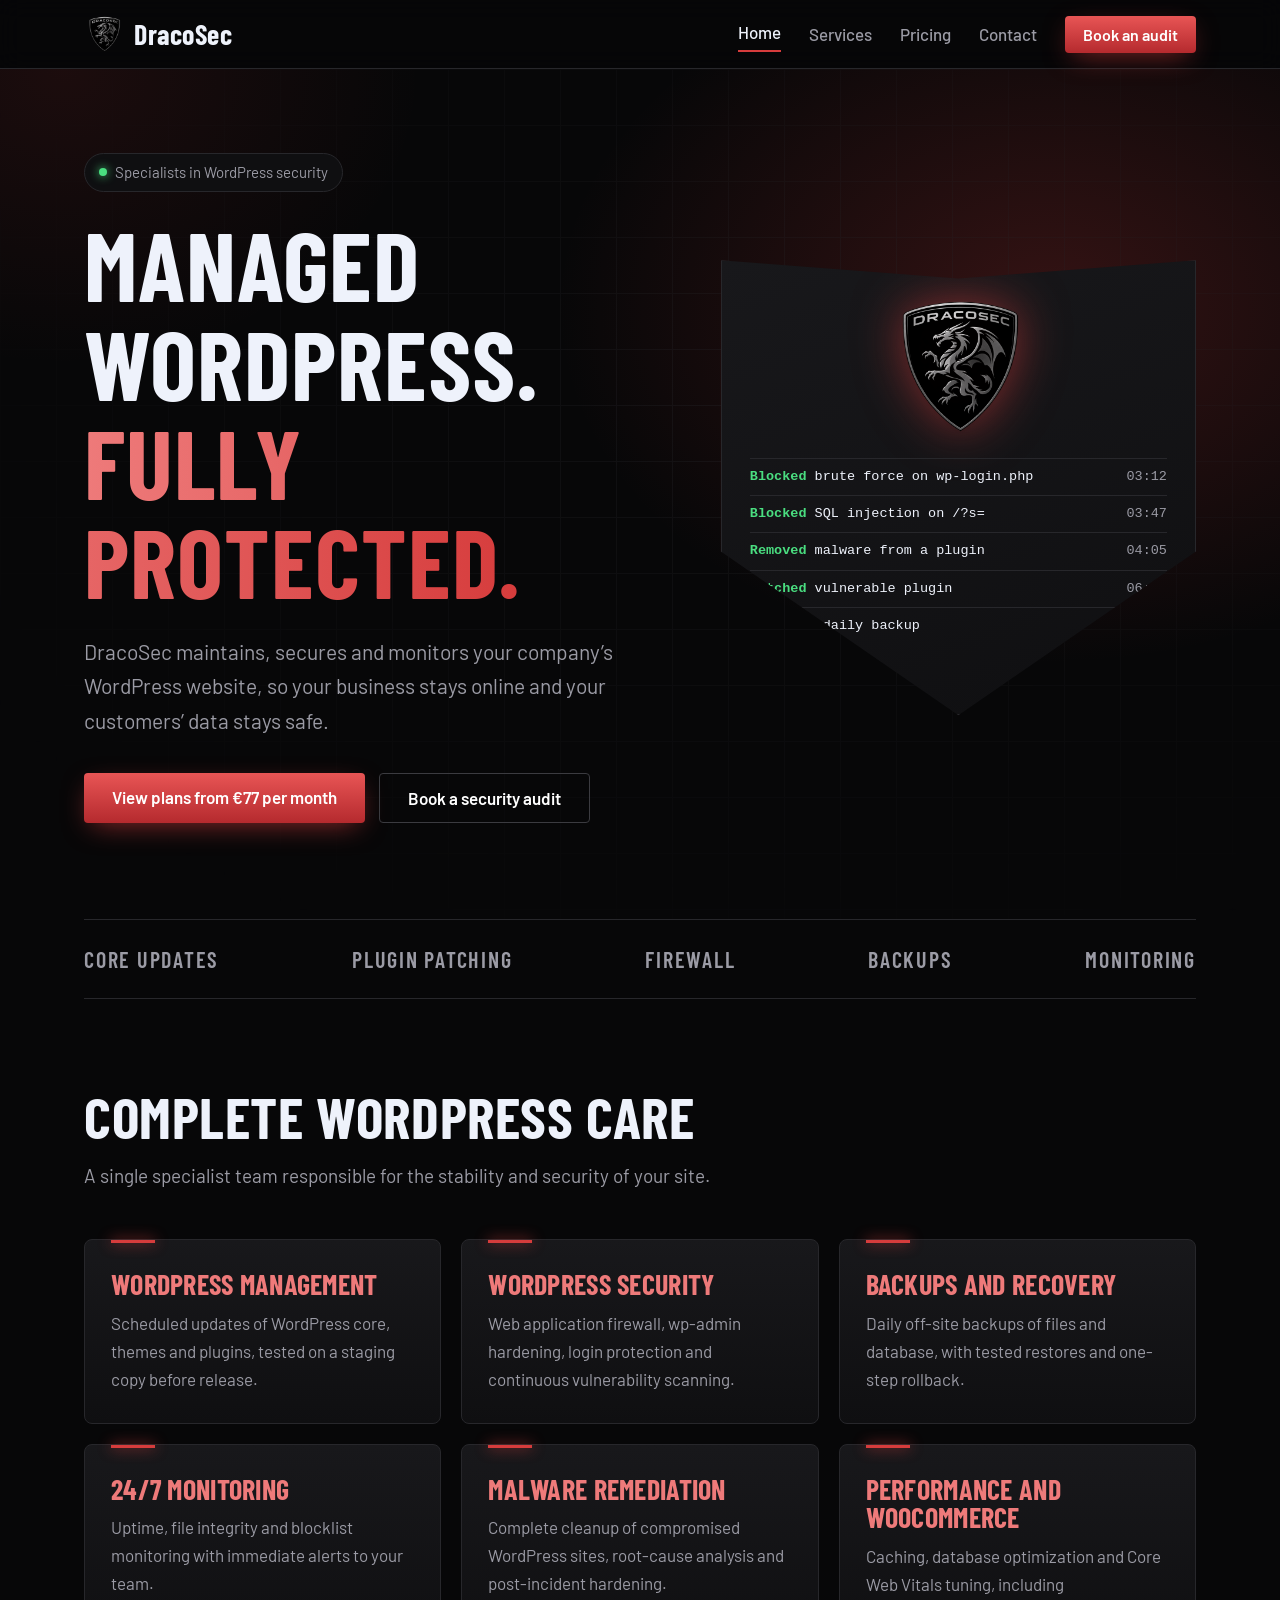
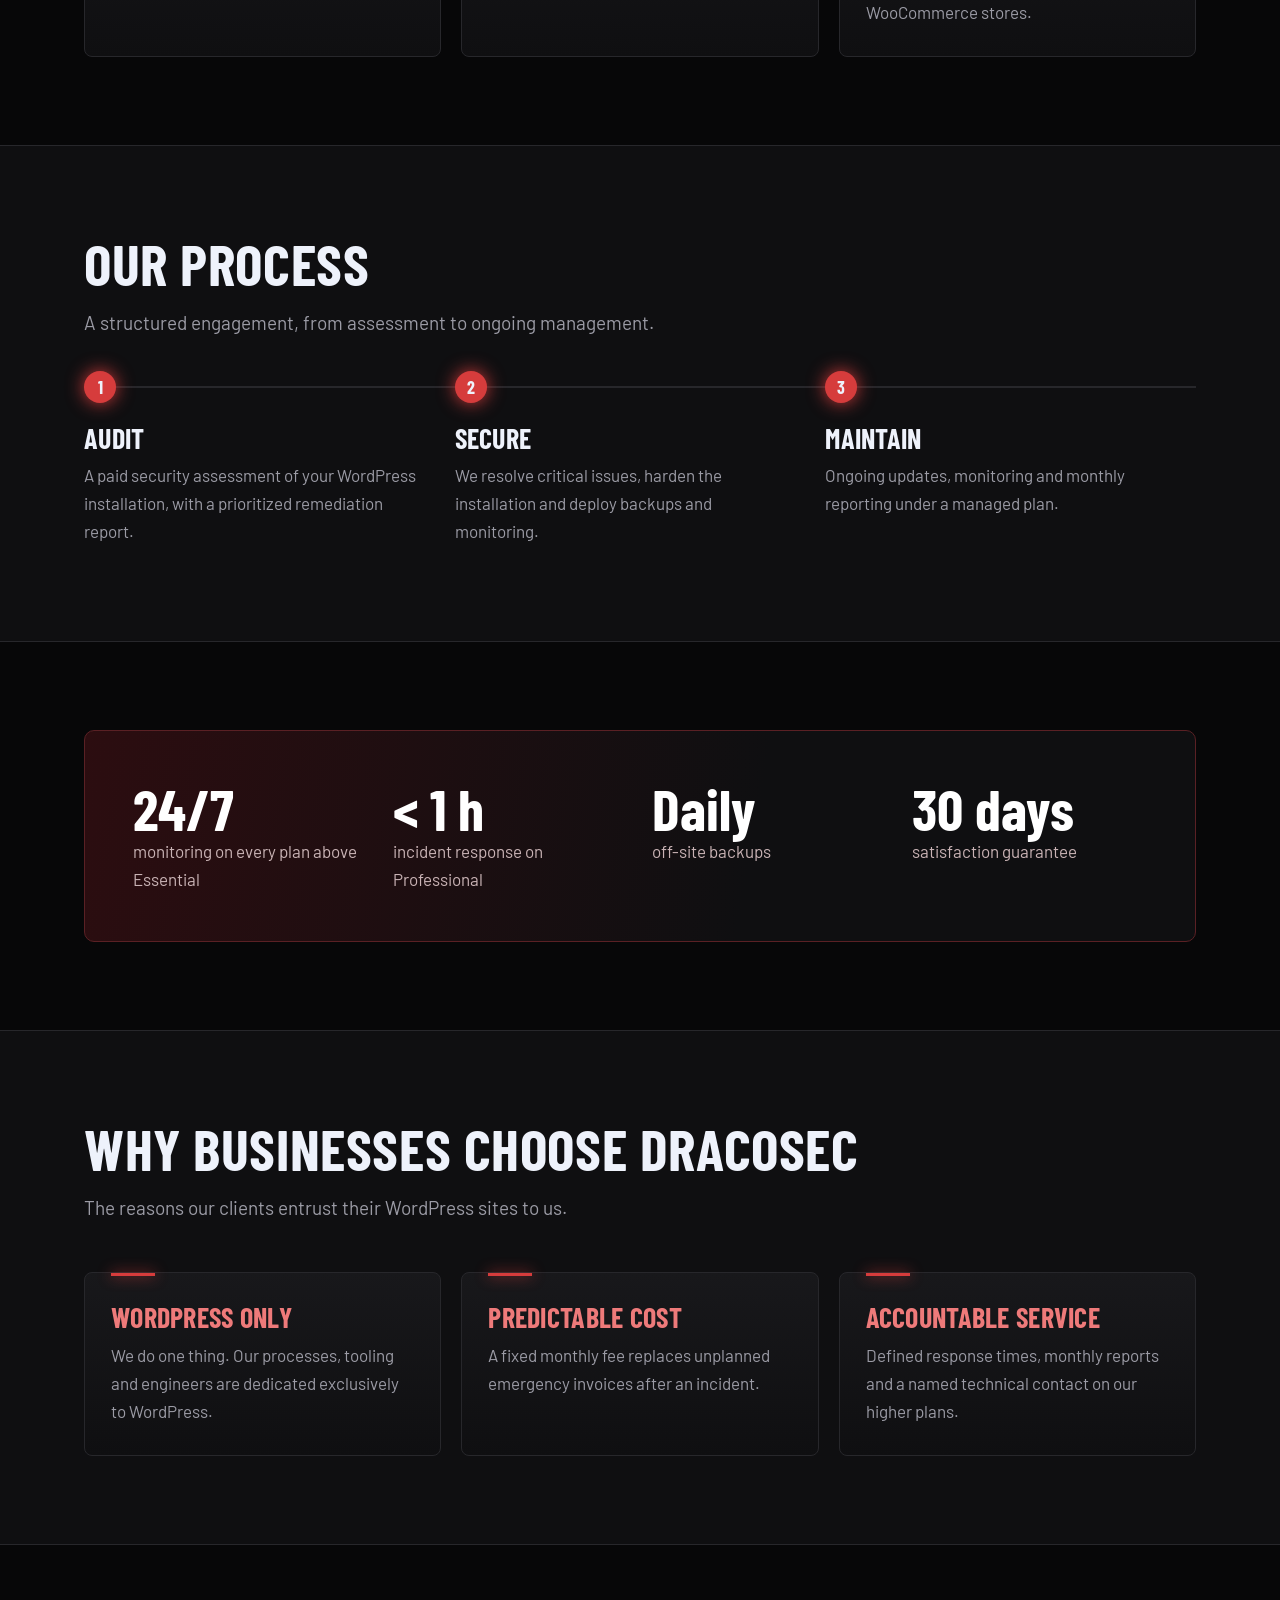
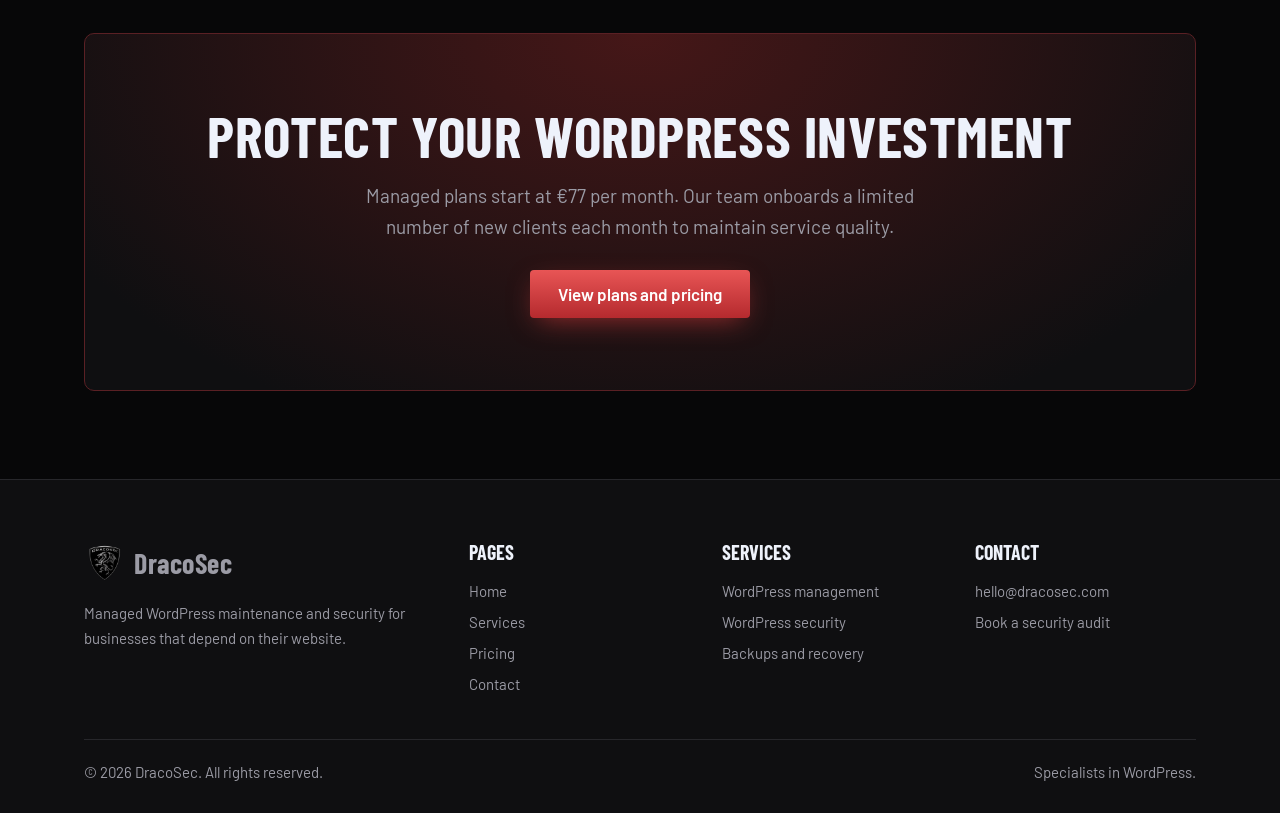
<file: index.html>
<!DOCTYPE html>
<html lang="en"><head><meta charset="utf-8"><meta name="viewport" content="width=device-width, initial-scale=1">
<title>Managed WordPress maintenance and security | DracoSec</title><meta name="description" content="DracoSec provides managed WordPress maintenance and security for businesses.">
<link rel="icon" href="assets/favicon.png"><link rel="preconnect" href="https://fonts.googleapis.com"><link href="https://fonts.googleapis.com/css2?family=Barlow+Condensed:wght@600;700&family=Barlow:wght@400;500;600&display=swap" rel="stylesheet">
<link rel="stylesheet" href="styles.css"></head><body>
<header><div class="w nav"><a class="brand" href="index.html"><img src="assets/logo.png" alt="">DracoSec</a>
<button class="tg" aria-expanded="false" aria-label="Toggle menu">Menu</button>
<nav><a href="index.html" aria-current="page">Home</a><a href="services.html">Services</a><a href="pricing.html">Pricing</a><a href="contact.html">Contact</a><a class="btn sm" href="contact.html">Book an audit</a></nav></div></header>
<main>
<div class="hero"><div class="w hg"><div><span class="pill">Specialists in WordPress security</span><h1>Managed WordPress. <em>Fully protected.</em></h1>
<p class="sub">DracoSec maintains, secures and monitors your company’s WordPress website, so your business stays online and your customers’ data stays safe.</p>
<div class="cta"><a class="btn" href="pricing.html">View plans from €77 per month</a><a class="btn o" href="contact.html">Book a security audit</a></div></div>
<div class="shield" aria-label="Example of blocked activity"><img src="assets/logo.png" alt="DracoSec logo"><ul class="feed">
<li><span><b>Blocked</b> brute force on wp-login.php</span><i>03:12</i></li><li><span><b>Blocked</b> SQL injection on /?s=</span><i>03:47</i></li><li><span><b>Removed</b> malware from a plugin</span><i>04:05</i></li><li><span><b>Patched</b> vulnerable plugin</span><i>06:30</i></li><li><span><b>Verified</b> daily backup</span><i>07:00</i></li></ul></div></div></div>
<div class="w"><div class="strip"><span>Core updates</span><span>Plugin patching</span><span>Firewall</span><span>Backups</span><span>Monitoring</span></div></div>
<section><div class="w"><h2>Complete WordPress care</h2><p class="lead">A single specialist team responsible for the stability and security of your site.</p><div class="g3"><div class="card"><h3>WordPress management</h3><p>Scheduled updates of WordPress core, themes and plugins, tested on a staging copy before release.</p></div><div class="card"><h3>WordPress security</h3><p>Web application firewall, wp-admin hardening, login protection and continuous vulnerability scanning.</p></div><div class="card"><h3>Backups and recovery</h3><p>Daily off-site backups of files and database, with tested restores and one-step rollback.</p></div><div class="card"><h3>24/7 monitoring</h3><p>Uptime, file integrity and blocklist monitoring with immediate alerts to your team.</p></div><div class="card"><h3>Malware remediation</h3><p>Complete cleanup of compromised WordPress sites, root-cause analysis and post-incident hardening.</p></div><div class="card"><h3>Performance and WooCommerce</h3><p>Caching, database optimization and Core Web Vitals tuning, including WooCommerce stores.</p></div></div></div></section>
<section class="alt"><div class="w"><h2>Our process</h2><p class="lead">A structured engagement, from assessment to ongoing management.</p><div class="steps">
<div class="step"><h3>Audit</h3><p>A paid security assessment of your WordPress installation, with a prioritized remediation report.</p></div>
<div class="step"><h3>Secure</h3><p>We resolve critical issues, harden the installation and deploy backups and monitoring.</p></div>
<div class="step"><h3>Maintain</h3><p>Ongoing updates, monitoring and monthly reporting under a managed plan.</p></div></div></div></section>
<section><div class="w"><div class="band"><div><strong>24/7</strong><span>monitoring on every plan above Essential</span></div><div><strong>&lt; 1 h</strong><span>incident response on Professional</span></div><div><strong>Daily</strong><span>off-site backups</span></div><div><strong>30 days</strong><span>satisfaction guarantee</span></div></div></div></section>
<section class="alt"><div class="w"><h2>Why businesses choose DracoSec</h2><p class="lead">The reasons our clients entrust their WordPress sites to us.</p><div class="g3">
<div class="card"><h3>WordPress only</h3><p>We do one thing. Our processes, tooling and engineers are dedicated exclusively to WordPress.</p></div>
<div class="card"><h3>Predictable cost</h3><p>A fixed monthly fee replaces unplanned emergency invoices after an incident.</p></div>
<div class="card"><h3>Accountable service</h3><p>Defined response times, monthly reports and a named technical contact on our higher plans.</p></div></div></div></section><section><div class="w"><div class="cb"><h2>Protect your WordPress investment</h2><p>Managed plans start at €77 per month. Our team onboards a limited number of new clients each month to maintain service quality.</p><a class="btn" href="pricing.html">View plans and pricing</a></div></div></section></main>
<footer><div class="w"><div class="fg"><div><a class="brand" href="index.html"><img src="assets/logo.png" alt="">DracoSec</a><p>Managed WordPress maintenance and security for businesses that depend on their website.</p></div>
<div><h4>Pages</h4><a href="index.html">Home</a><a href="services.html">Services</a><a href="pricing.html">Pricing</a><a href="contact.html">Contact</a></div><div><h4>Services</h4><a href="services.html">WordPress management</a><a href="services.html">WordPress security</a><a href="services.html">Backups and recovery</a></div><div><h4>Contact</h4><a href="mailto:hello@dracosec.com">hello@dracosec.com</a><a href="contact.html">Book a security audit</a></div></div>
<div class="copy"><span>© 2026 DracoSec. All rights reserved.</span><span>Specialists in WordPress.</span></div></div></footer>
<script src="script.js"></script></body></html>
</file>
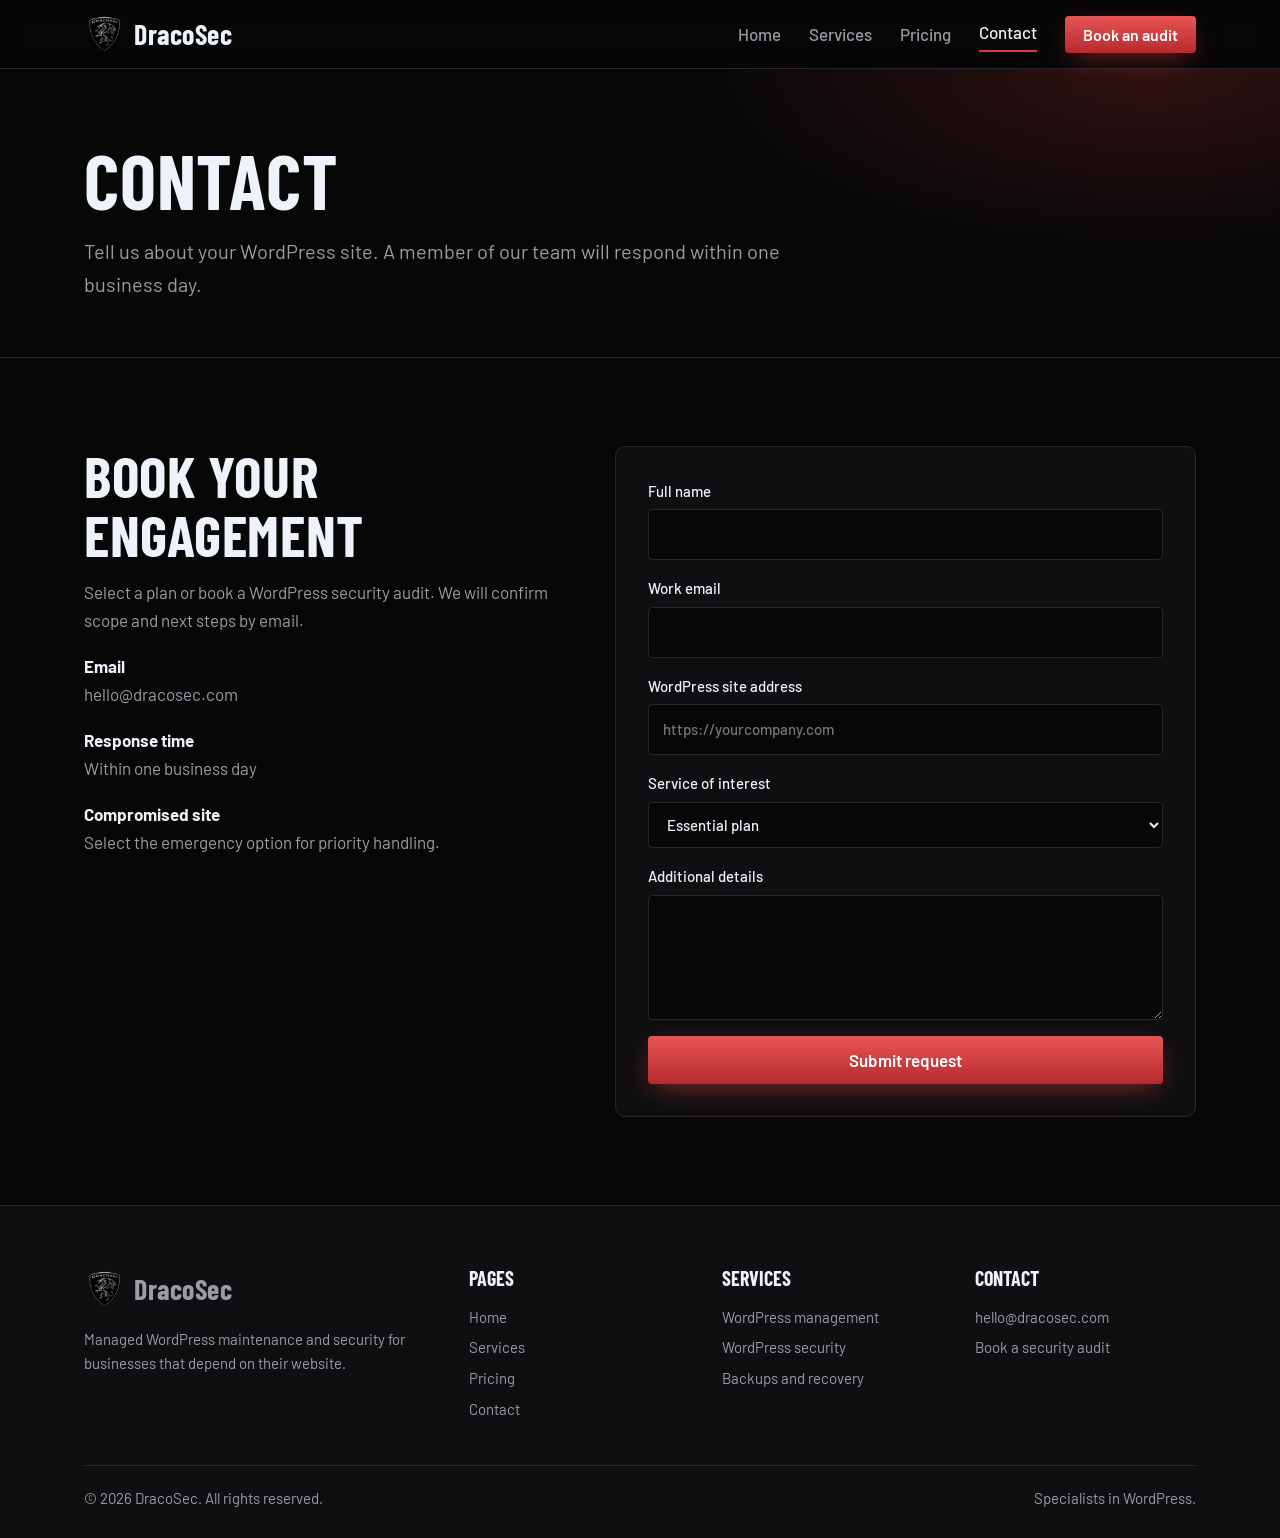
<file: contact.html>
<!DOCTYPE html>
<html lang="en"><head><meta charset="utf-8"><meta name="viewport" content="width=device-width, initial-scale=1">
<title>Contact | DracoSec</title><meta name="description" content="DracoSec provides managed WordPress maintenance and security for businesses.">
<link rel="icon" href="assets/favicon.png"><link rel="preconnect" href="https://fonts.googleapis.com"><link href="https://fonts.googleapis.com/css2?family=Barlow+Condensed:wght@600;700&family=Barlow:wght@400;500;600&display=swap" rel="stylesheet">
<link rel="stylesheet" href="styles.css"></head><body>
<header><div class="w nav"><a class="brand" href="index.html"><img src="assets/logo.png" alt="">DracoSec</a>
<button class="tg" aria-expanded="false" aria-label="Toggle menu">Menu</button>
<nav><a href="index.html">Home</a><a href="services.html">Services</a><a href="pricing.html">Pricing</a><a href="contact.html" aria-current="page">Contact</a><a class="btn sm" href="contact.html">Book an audit</a></nav></div></header>
<main><div class="page-hero"><div class="w"><h1>Contact</h1><p>Tell us about your WordPress site. A member of our team will respond within one business day.</p></div></div>
<section><div class="w ct"><div class="info"><h2>Book your engagement</h2><p>Select a plan or book a WordPress security audit. We will confirm scope and next steps by email.</p><p><b>Email</b>hello@dracosec.com</p><p><b>Response time</b>Within one business day</p><p><b>Compromised site</b>Select the emergency option for priority handling.</p></div>
<form id="f"><label>Full name<input name="n" required autocomplete="name"></label><label>Work email<input type="email" name="e" required autocomplete="email"></label><label>WordPress site address<input name="u" placeholder="https://yourcompany.com" required></label>
<label>Service of interest<select name="s"><option>Essential plan</option><option>Professional plan</option><option>Business plan</option><option>WordPress Security Audit</option><option>Emergency malware remediation</option></select></label>
<label>Additional details<textarea name="m" rows="4"></textarea></label><button class="btn" type="submit">Submit request</button><span id="ok" role="status">Request received. We will respond within one business day.</span></form></div></section></main>
<footer><div class="w"><div class="fg"><div><a class="brand" href="index.html"><img src="assets/logo.png" alt="">DracoSec</a><p>Managed WordPress maintenance and security for businesses that depend on their website.</p></div>
<div><h4>Pages</h4><a href="index.html">Home</a><a href="services.html">Services</a><a href="pricing.html">Pricing</a><a href="contact.html">Contact</a></div><div><h4>Services</h4><a href="services.html">WordPress management</a><a href="services.html">WordPress security</a><a href="services.html">Backups and recovery</a></div><div><h4>Contact</h4><a href="mailto:hello@dracosec.com">hello@dracosec.com</a><a href="contact.html">Book a security audit</a></div></div>
<div class="copy"><span>© 2026 DracoSec. All rights reserved.</span><span>Specialists in WordPress.</span></div></div></footer>
<script src="script.js"></script></body></html>
</file>
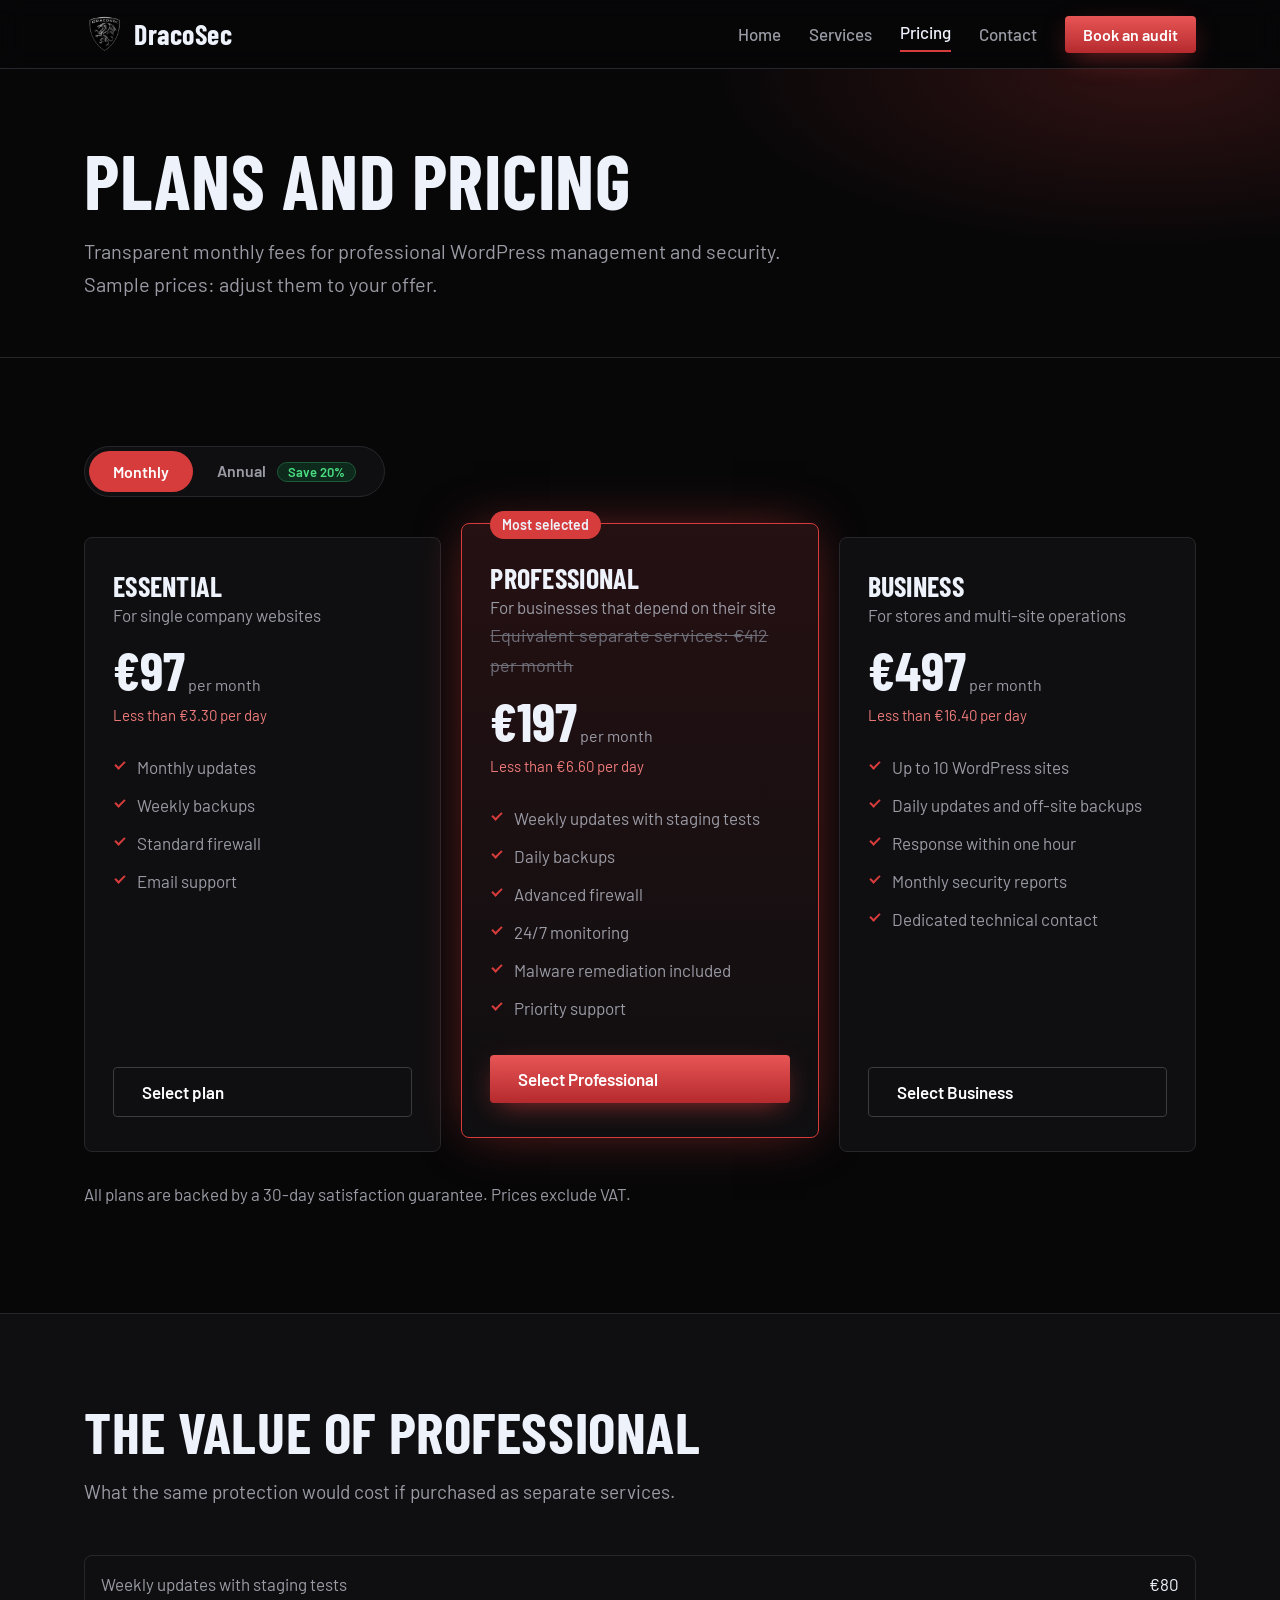
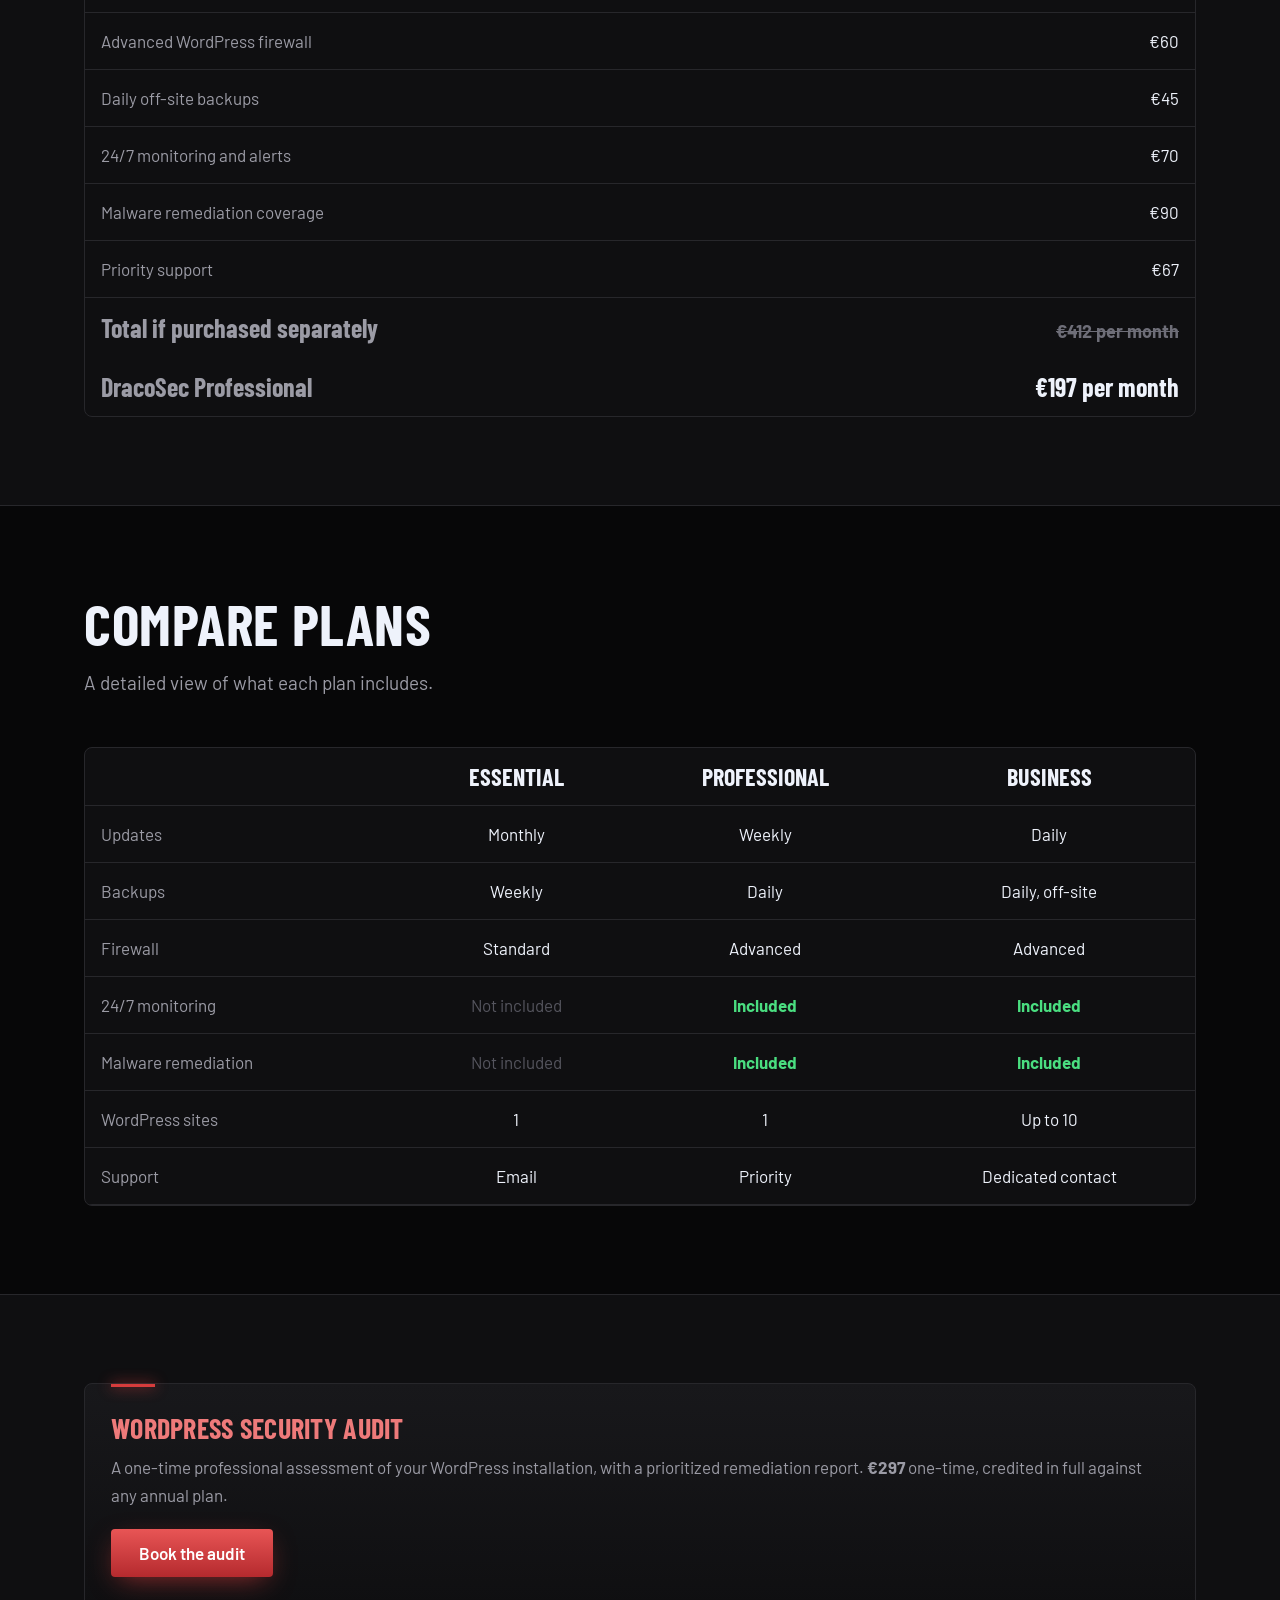
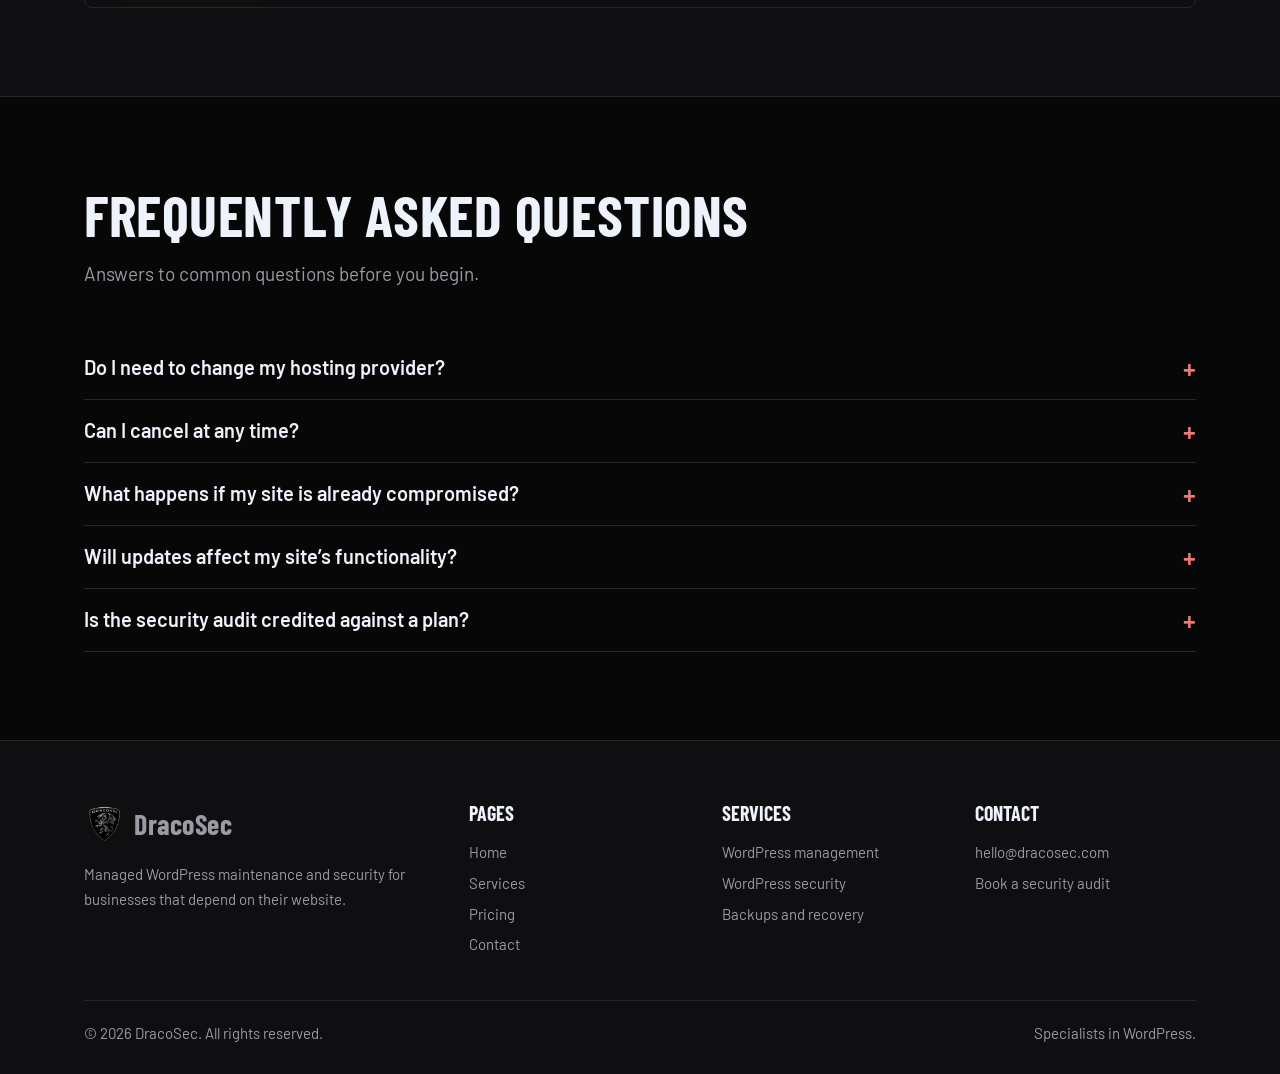
<file: pricing.html>
<!DOCTYPE html>
<html lang="en"><head><meta charset="utf-8"><meta name="viewport" content="width=device-width, initial-scale=1">
<title>Pricing | DracoSec</title><meta name="description" content="DracoSec provides managed WordPress maintenance and security for businesses.">
<link rel="icon" href="assets/favicon.png"><link rel="preconnect" href="https://fonts.googleapis.com"><link href="https://fonts.googleapis.com/css2?family=Barlow+Condensed:wght@600;700&family=Barlow:wght@400;500;600&display=swap" rel="stylesheet">
<link rel="stylesheet" href="styles.css"></head><body>
<header><div class="w nav"><a class="brand" href="index.html"><img src="assets/logo.png" alt="">DracoSec</a>
<button class="tg" aria-expanded="false" aria-label="Toggle menu">Menu</button>
<nav><a href="index.html">Home</a><a href="services.html">Services</a><a href="pricing.html" aria-current="page">Pricing</a><a href="contact.html">Contact</a><a class="btn sm" href="contact.html">Book an audit</a></nav></div></header>
<main><div class="page-hero"><div class="w"><h1>Plans and pricing</h1><p>Transparent monthly fees for professional WordPress management and security. Sample prices: adjust them to your offer.</p></div></div>
<section><div class="w"><div class="tgl" role="group" aria-label="Billing period"><button class="on" data-m="m">Monthly</button><button data-m="a">Annual <span class="save">Save 20%</span></button></div><div class="g3"><div class="plan"><h3>Essential</h3><span style="color:var(--mu)">For single company websites</span><div class="price"><span data-m="x" data-mo="€97" data-a="€77">€97</span><small> per month</small></div><p class="pd"><span data-m="x" data-mo="Less than €3.30 per day" data-a="Less than €2.60 per day, billed annually">Less than €3.30 per day</span></p><ul><li>Monthly updates</li><li>Weekly backups</li><li>Standard firewall</li><li>Email support</li></ul><a class="btn o" href="contact.html">Select plan</a></div><div class="plan hot"><span class=tag>Most selected</span><h3>Professional</h3><span style="color:var(--mu)">For businesses that depend on their site</span><span class="was">Equivalent separate services: €412 per month</span><div class="price"><span data-m="x" data-mo="€197" data-a="€157">€197</span><small> per month</small></div><p class="pd"><span data-m="x" data-mo="Less than €6.60 per day" data-a="Less than €5.20 per day, billed annually">Less than €6.60 per day</span></p><ul><li>Weekly updates with staging tests</li><li>Daily backups</li><li>Advanced firewall</li><li>24/7 monitoring</li><li>Malware remediation included</li><li>Priority support</li></ul><a class="btn" href="contact.html">Select Professional</a></div><div class="plan"><h3>Business</h3><span style="color:var(--mu)">For stores and multi-site operations</span><div class="price"><span data-m="x" data-mo="€497" data-a="€397">€497</span><small> per month</small></div><p class="pd"><span data-m="x" data-mo="Less than €16.40 per day" data-a="Less than €13.10 per day, billed annually">Less than €16.40 per day</span></p><ul><li>Up to 10 WordPress sites</li><li>Daily updates and off-site backups</li><li>Response within one hour</li><li>Monthly security reports</li><li>Dedicated technical contact</li></ul><a class="btn o" href="contact.html">Select Business</a></div></div><p style="color:var(--mu);margin-top:28px">All plans are backed by a 30-day satisfaction guarantee. Prices exclude VAT.</p></div></section>
<section class="alt"><div class="w"><h2>The value of Professional</h2><p class="lead">What the same protection would cost if purchased as separate services.</p><div class="scroll"><table class="vs"><tr><td>Weekly updates with staging tests</td><td>€80</td></tr><tr><td>Advanced WordPress firewall</td><td>€60</td></tr><tr><td>Daily off-site backups</td><td>€45</td></tr><tr><td>24/7 monitoring and alerts</td><td>€70</td></tr><tr><td>Malware remediation coverage</td><td>€90</td></tr><tr><td>Priority support</td><td>€67</td></tr><tr class="tot"><td>Total if purchased separately</td><td><span class="was">€412 per month</span></td></tr><tr class="tot"><td>DracoSec Professional</td><td>€197 per month</td></tr></table></div></div></section>
<section><div class="w"><h2>Compare plans</h2><p class="lead">A detailed view of what each plan includes.</p><div class="scroll"><table><tr><th></th><th>Essential</th><th>Professional</th><th>Business</th></tr><tr><td>Updates</td><td class="">Monthly</td><td class="">Weekly</td><td class="">Daily</td></tr><tr><td>Backups</td><td class="">Weekly</td><td class="">Daily</td><td class="">Daily, off-site</td></tr><tr><td>Firewall</td><td class="">Standard</td><td class="">Advanced</td><td class="">Advanced</td></tr><tr><td>24/7 monitoring</td><td class="n">Not included</td><td class="y">Included</td><td class="y">Included</td></tr><tr><td>Malware remediation</td><td class="n">Not included</td><td class="y">Included</td><td class="y">Included</td></tr><tr><td>WordPress sites</td><td class="">1</td><td class="">1</td><td class="">Up to 10</td></tr><tr><td>Support</td><td class="">Email</td><td class="">Priority</td><td class="">Dedicated contact</td></tr></table></div></div></section>
<section class="alt"><div class="w"><div class="card"><h3>WordPress Security Audit</h3><p>A one-time professional assessment of your WordPress installation, with a prioritized remediation report. <b class="k">€297</b> one-time, credited in full against any annual plan.</p><p style="margin-top:20px"><a class="btn" href="contact.html">Book the audit</a></p></div></div></section>
<section><div class="w"><h2>Frequently asked questions</h2><p class="lead">Answers to common questions before you begin.</p><details><summary>Do I need to change my hosting provider?</summary><p>No. We work with your current host and recommend a migration only when it is technically justified.</p></details><details><summary>Can I cancel at any time?</summary><p>Monthly plans can be cancelled with 30 days’ notice. Annual plans are covered by our 30-day satisfaction guarantee.</p></details><details><summary>What happens if my site is already compromised?</summary><p>We begin with a malware remediation engagement, then transition your site to the plan that fits your needs.</p></details><details><summary>Will updates affect my site’s functionality?</summary><p>Every update is tested on a staging copy first, and a rollback point is always available.</p></details><details><summary>Is the security audit credited against a plan?</summary><p>Yes. The audit fee is deducted from your first annual plan invoice.</p></details></div></section></main>
<footer><div class="w"><div class="fg"><div><a class="brand" href="index.html"><img src="assets/logo.png" alt="">DracoSec</a><p>Managed WordPress maintenance and security for businesses that depend on their website.</p></div>
<div><h4>Pages</h4><a href="index.html">Home</a><a href="services.html">Services</a><a href="pricing.html">Pricing</a><a href="contact.html">Contact</a></div><div><h4>Services</h4><a href="services.html">WordPress management</a><a href="services.html">WordPress security</a><a href="services.html">Backups and recovery</a></div><div><h4>Contact</h4><a href="mailto:hello@dracosec.com">hello@dracosec.com</a><a href="contact.html">Book a security audit</a></div></div>
<div class="copy"><span>© 2026 DracoSec. All rights reserved.</span><span>Specialists in WordPress.</span></div></div></footer>
<script src="script.js"></script></body></html>
</file>
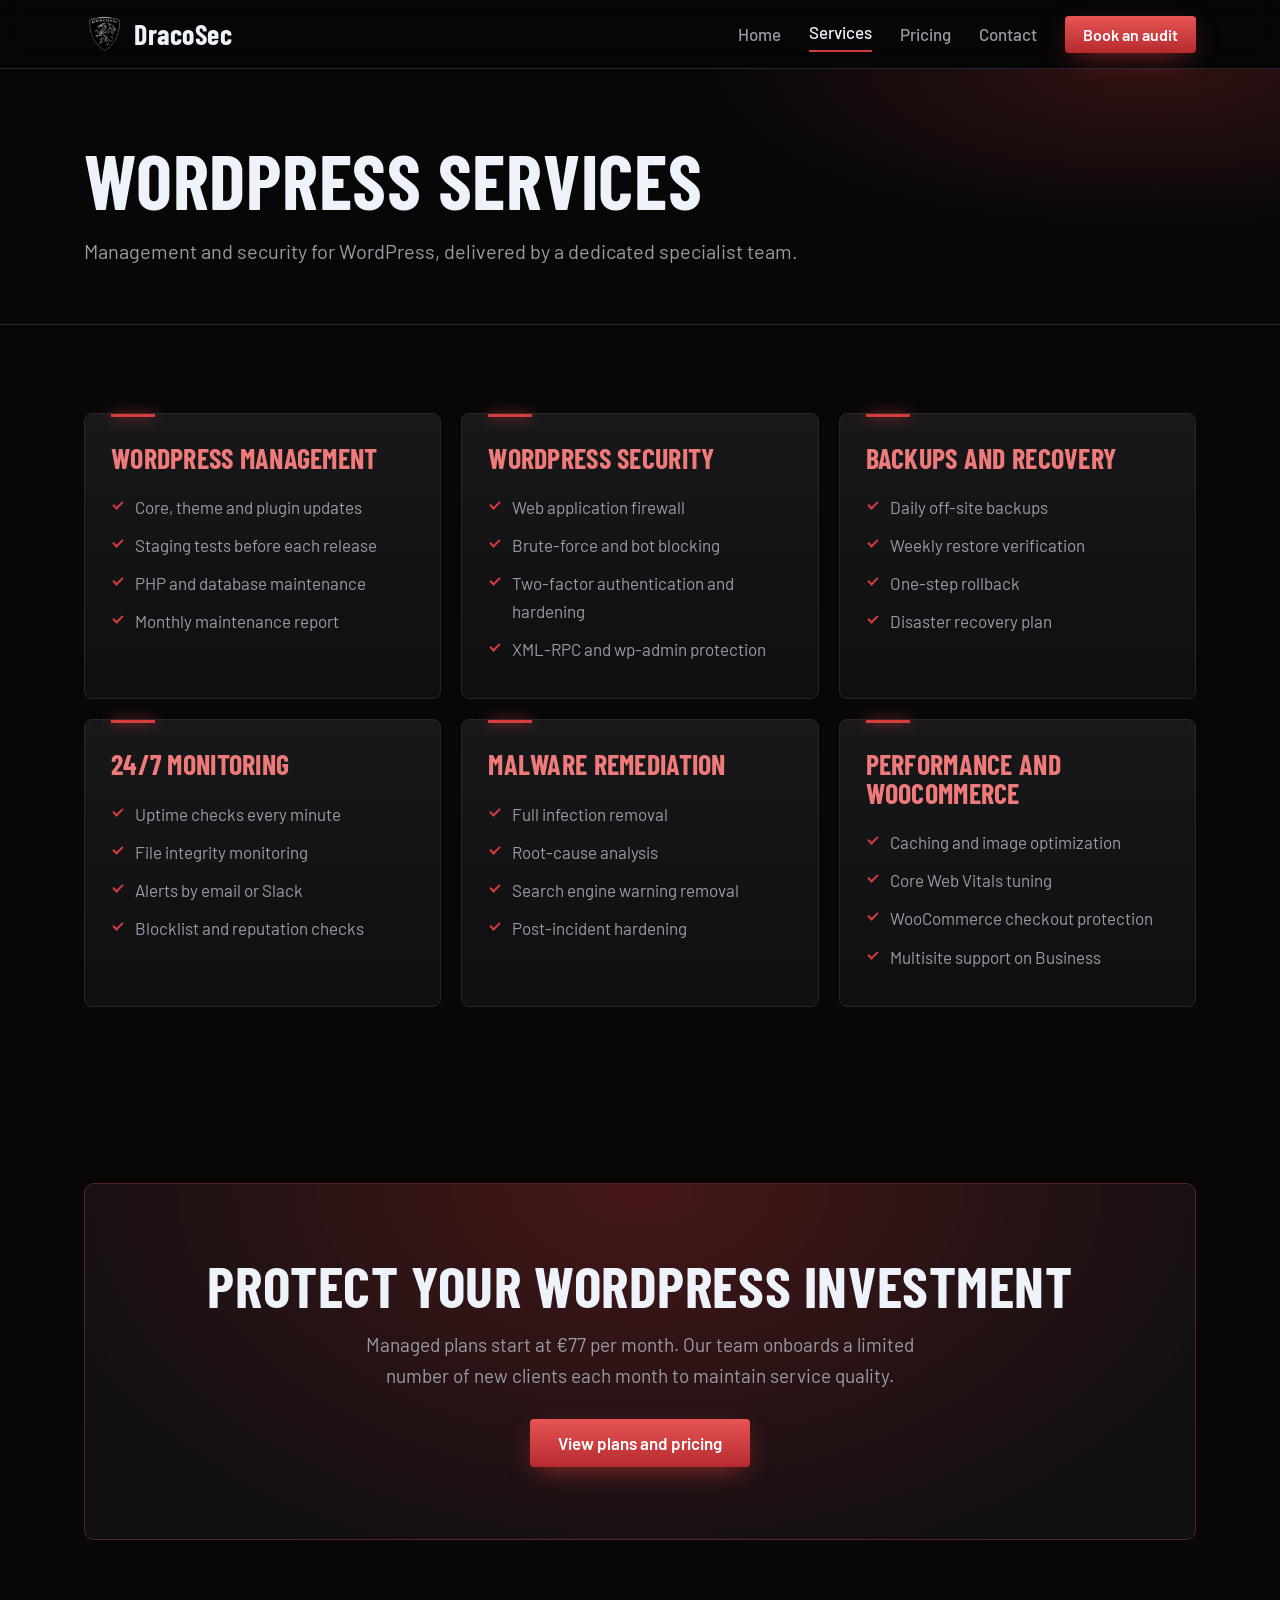
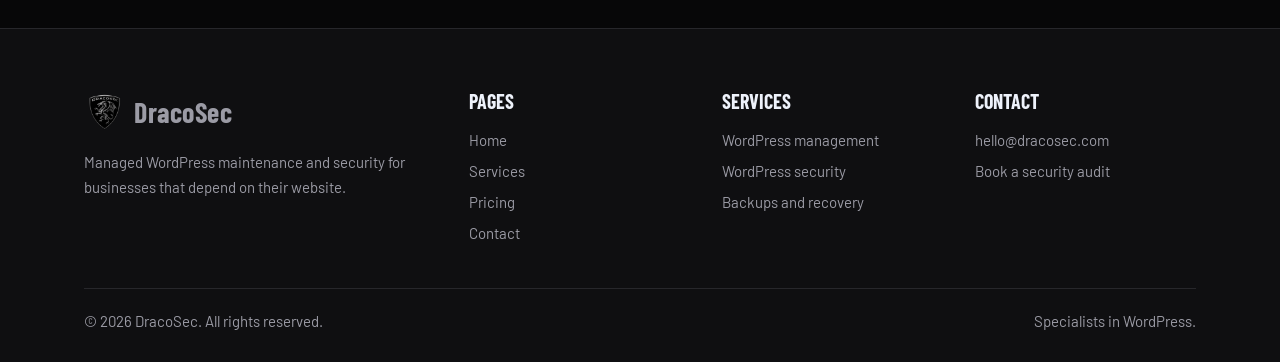
<file: services.html>
<!DOCTYPE html>
<html lang="en"><head><meta charset="utf-8"><meta name="viewport" content="width=device-width, initial-scale=1">
<title>Services | DracoSec</title><meta name="description" content="DracoSec provides managed WordPress maintenance and security for businesses.">
<link rel="icon" href="assets/favicon.png"><link rel="preconnect" href="https://fonts.googleapis.com"><link href="https://fonts.googleapis.com/css2?family=Barlow+Condensed:wght@600;700&family=Barlow:wght@400;500;600&display=swap" rel="stylesheet">
<link rel="stylesheet" href="styles.css"></head><body>
<header><div class="w nav"><a class="brand" href="index.html"><img src="assets/logo.png" alt="">DracoSec</a>
<button class="tg" aria-expanded="false" aria-label="Toggle menu">Menu</button>
<nav><a href="index.html">Home</a><a href="services.html" aria-current="page">Services</a><a href="pricing.html">Pricing</a><a href="contact.html">Contact</a><a class="btn sm" href="contact.html">Book an audit</a></nav></div></header>
<main><div class="page-hero"><div class="w"><h1>WordPress services</h1><p>Management and security for WordPress, delivered by a dedicated specialist team.</p></div></div>
<section><div class="w"><div class="g3"><div class="card"><h3>WordPress management</h3><ul><li>Core, theme and plugin updates</li><li>Staging tests before each release</li><li>PHP and database maintenance</li><li>Monthly maintenance report</li></ul></div><div class="card"><h3>WordPress security</h3><ul><li>Web application firewall</li><li>Brute-force and bot blocking</li><li>Two-factor authentication and hardening</li><li>XML-RPC and wp-admin protection</li></ul></div><div class="card"><h3>Backups and recovery</h3><ul><li>Daily off-site backups</li><li>Weekly restore verification</li><li>One-step rollback</li><li>Disaster recovery plan</li></ul></div><div class="card"><h3>24/7 monitoring</h3><ul><li>Uptime checks every minute</li><li>File integrity monitoring</li><li>Alerts by email or Slack</li><li>Blocklist and reputation checks</li></ul></div><div class="card"><h3>Malware remediation</h3><ul><li>Full infection removal</li><li>Root-cause analysis</li><li>Search engine warning removal</li><li>Post-incident hardening</li></ul></div><div class="card"><h3>Performance and WooCommerce</h3><ul><li>Caching and image optimization</li><li>Core Web Vitals tuning</li><li>WooCommerce checkout protection</li><li>Multisite support on Business</li></ul></div></div></div></section><section><div class="w"><div class="cb"><h2>Protect your WordPress investment</h2><p>Managed plans start at €77 per month. Our team onboards a limited number of new clients each month to maintain service quality.</p><a class="btn" href="pricing.html">View plans and pricing</a></div></div></section></main>
<footer><div class="w"><div class="fg"><div><a class="brand" href="index.html"><img src="assets/logo.png" alt="">DracoSec</a><p>Managed WordPress maintenance and security for businesses that depend on their website.</p></div>
<div><h4>Pages</h4><a href="index.html">Home</a><a href="services.html">Services</a><a href="pricing.html">Pricing</a><a href="contact.html">Contact</a></div><div><h4>Services</h4><a href="services.html">WordPress management</a><a href="services.html">WordPress security</a><a href="services.html">Backups and recovery</a></div><div><h4>Contact</h4><a href="mailto:hello@dracosec.com">hello@dracosec.com</a><a href="contact.html">Book a security audit</a></div></div>
<div class="copy"><span>© 2026 DracoSec. All rights reserved.</span><span>Specialists in WordPress.</span></div></div></footer>
<script src="script.js"></script></body></html>
</file>
<file: styles.css>
:root{--bg:#070708;--s:#0f0f11;--s2:#18181b;--tx:#eef2fb;--mu:#9b9ba5;--ln:#27272b;--ac:#d63c3c;--ac2:#ee7a7a;--ok:#4ade80;color-scheme:dark}
*,*::before,*::after{box-sizing:border-box}
html{scroll-behavior:smooth;scroll-padding-top:80px}
body{margin:0;background:var(--bg);color:var(--tx);font:400 17px/1.65 Barlow,system-ui,sans-serif}
h1,h2,h3{font-family:"Barlow Condensed","Arial Narrow",sans-serif;line-height:1.02;margin:0;text-transform:uppercase;letter-spacing:.01em}
a{color:inherit}img{max-width:100%}
.w{max-width:1160px;margin:0 auto;padding:0 24px}
:focus-visible{outline:2px solid var(--ac2);outline-offset:3px}
/* header */
header{position:sticky;top:0;z-index:20;background:rgba(7,7,8,.85);backdrop-filter:blur(12px);border-bottom:1px solid var(--ln)}
.nav{display:flex;align-items:center;justify-content:space-between;height:68px}
.brand{display:flex;align-items:center;gap:10px;text-decoration:none;font:700 28px "Barlow Condensed",sans-serif;letter-spacing:.02em}
.brand img{width:40px;height:40px}
nav{display:flex;align-items:center;gap:28px}
nav a:not(.btn){text-decoration:none;color:var(--mu);font-weight:500}
nav a:not(.btn):hover,nav a[aria-current]{color:var(--tx)}
nav a[aria-current]{box-shadow:0 2px 0 var(--ac);padding-bottom:4px}
.tg{display:none;background:none;border:1px solid var(--ln);color:var(--tx);border-radius:4px;padding:8px 12px;font:inherit;cursor:pointer}
.btn{display:inline-block;background:linear-gradient(180deg,#e85555,#b52a2e);color:#fff;padding:14px 28px;border-radius:4px;font-weight:600;text-decoration:none;border:0;cursor:pointer;font:600 17px Barlow,sans-serif;box-shadow:0 8px 28px -8px rgba(214,60,60,.7);transition:transform .15s,box-shadow .15s}
.btn:hover{transform:translateY(-2px);box-shadow:0 12px 32px -8px rgba(214,60,60,.9)}
.btn.o{background:none;border:1px solid #3b3b40;box-shadow:none}.btn.o:hover{border-color:var(--ac)}
.btn.sm{padding:9px 18px;font-size:16px}
/* hero */
.hero{position:relative;overflow:hidden;padding:84px 0 96px;background:radial-gradient(55% 60% at 82% 28%,rgba(214,60,60,.22),transparent 70%),radial-gradient(40% 50% at 5% 0,rgba(214,60,60,.1),transparent 70%)}
.hero::before{content:"";position:absolute;inset:0;background-image:linear-gradient(var(--ln) 1px,transparent 1px),linear-gradient(90deg,var(--ln) 1px,transparent 1px);background-size:56px 56px;opacity:.35;mask-image:radial-gradient(70% 70% at 60% 40%,#000,transparent)}
.hg{position:relative;display:grid;grid-template-columns:1.1fr .9fr;gap:56px;align-items:center}
h1{font-size:clamp(52px,7.6vw,100px);font-weight:700}
h1 em{font-style:normal;background:linear-gradient(90deg,var(--ac2),var(--ac));-webkit-background-clip:text;background-clip:text;color:transparent}
.hero p.sub{color:var(--mu);font-size:21px;max-width:33em;margin:24px 0 34px}
.cta{display:flex;gap:14px;flex-wrap:wrap}
.pill{display:inline-flex;align-items:center;gap:8px;border:1px solid var(--ln);background:var(--s);padding:6px 14px;border-radius:99px;color:var(--mu);font-size:15px;margin-bottom:22px}
.pill::before{content:"";width:8px;height:8px;border-radius:50%;background:var(--ok);box-shadow:0 0 10px var(--ok)}
.shield{position:relative;background:linear-gradient(160deg,var(--s2),var(--s));border:1px solid var(--ln);padding:30px 28px 70px;clip-path:polygon(0 0,50% 4%,100% 0,100% 64%,50% 100%,0 64%);filter:drop-shadow(0 30px 60px rgba(214,60,60,.3))}
.shield img{display:block;width:150px;margin:0 auto 16px;filter:drop-shadow(0 0 24px rgba(214,60,60,.6))}
.feed{font:500 13.5px/1.5 ui-monospace,Menlo,Consolas,monospace;list-style:none;margin:0;padding:0}
.feed li{display:flex;justify-content:space-between;gap:10px;padding:8px 0;border-top:1px solid var(--ln);opacity:0;animation:in .5s forwards}
.feed b{color:var(--ok);font-weight:600}.feed i{font-style:normal;color:var(--mu)}
.feed li:nth-child(1){animation-delay:.4s}.feed li:nth-child(2){animation-delay:1.1s}.feed li:nth-child(3){animation-delay:1.8s}.feed li:nth-child(4){animation-delay:2.5s}.feed li:nth-child(5){animation-delay:3.2s}
@keyframes in{from{opacity:0;transform:translateY(6px)}to{opacity:1;transform:none}}
.page-hero{padding:72px 0 56px;background:radial-gradient(50% 90% at 90% 0,rgba(214,60,60,.2),transparent 70%);border-bottom:1px solid var(--ln)}
.page-hero h1{font-size:clamp(44px,6vw,76px)}.page-hero p{color:var(--mu);font-size:20px;max-width:36em;margin:16px 0 0}
/* sections */
section{padding:88px 0}.alt{background:var(--s);border-block:1px solid var(--ln)}
h2{font-size:clamp(36px,5vw,58px);margin-bottom:14px}h3{font-size:28px}
.lead{color:var(--mu);max-width:36em;margin:0 0 48px;font-size:19px}
.strip{display:flex;justify-content:space-between;gap:20px;flex-wrap:wrap;padding:26px 0;color:var(--mu);font:600 22px "Barlow Condensed",sans-serif;text-transform:uppercase;letter-spacing:.08em;border-block:1px solid var(--ln)}
.g3{display:grid;grid-template-columns:repeat(3,1fr);gap:20px}.g2{display:grid;grid-template-columns:1fr 1fr;gap:20px}
.card{position:relative;background:linear-gradient(180deg,var(--s2),var(--s));border:1px solid var(--ln);border-radius:8px;padding:30px 26px;transition:border-color .2s,transform .2s}
.card::before{content:"";position:absolute;left:26px;top:0;width:44px;height:3px;background:var(--ac);box-shadow:0 0 14px var(--ac)}
.card:hover{border-color:#5c3336;transform:translateY(-3px)}
.card h3{margin-bottom:10px;color:var(--ac2)}.card p{margin:0;color:var(--mu)}
.card ul,.plan ul{padding:0;margin:16px 0 0;list-style:none;color:var(--mu)}
.card li,.plan li{padding:5px 0 5px 24px;position:relative}
.card li::before,.plan li::before{content:"";position:absolute;left:2px;top:13px;width:10px;height:6px;border-left:2px solid var(--ac);border-bottom:2px solid var(--ac);transform:rotate(-45deg)}
.steps{display:grid;grid-template-columns:repeat(3,1fr);gap:0;counter-reset:s}
.step{padding:8px 32px 8px 0;border-top:2px solid var(--ln);counter-increment:s;position:relative}
.step::before{content:counter(s);position:absolute;top:-17px;left:0;width:32px;height:32px;border-radius:50%;background:var(--ac);display:grid;place-items:center;font:700 18px "Barlow Condensed";box-shadow:0 0 18px var(--ac)}
.step h3{margin:28px 0 8px}.step p{color:var(--mu);margin:0}
.band{background:linear-gradient(100deg,#2c0d10,#0f0f11 60%);border:1px solid #5a2024;border-radius:10px;padding:48px;display:grid;grid-template-columns:repeat(4,1fr);gap:24px}
.band strong{display:block;font:700 58px/1 "Barlow Condensed",sans-serif;color:#fff}.band span{color:#c9b3b5}
.quote{font-size:19px;color:var(--tx)}.quote small{display:block;margin-top:14px;color:var(--mu);font-size:15px}
.cb{text-align:center;padding:72px 24px;border:1px solid #5a2024;border-radius:10px;background:radial-gradient(60% 120% at 50% 0,rgba(214,60,60,.3),var(--s))}
.cb p{color:var(--mu);margin:0 auto 28px;max-width:30em;font-size:19px}
/* pricing */
.plan{position:relative;border:1px solid var(--ln);background:var(--s);border-radius:8px;padding:34px 28px;display:flex;flex-direction:column}
.plan.hot{border-color:var(--ac);background:linear-gradient(180deg,#251012,var(--s));box-shadow:0 0 50px -12px rgba(214,60,60,.6)}
.tag{position:absolute;top:-13px;left:28px;background:var(--ac);padding:2px 12px;border-radius:99px;font-size:14px;font-weight:600}
.price{font:700 54px/1 "Barlow Condensed",sans-serif;margin:14px 0 6px}.price small{font:400 16px Barlow,sans-serif;color:var(--mu)}
.plan ul{flex:1;margin:20px 0 28px}
table{width:100%;border-collapse:collapse;min-width:620px}th,td{padding:14px 16px;border-bottom:1px solid var(--ln);text-align:center}th:first-child,td:first-child{text-align:left;color:var(--mu)}th{font:700 24px "Barlow Condensed";text-transform:uppercase}td.y{color:var(--ok);font-weight:700}td.n{color:#55555e}
.scroll{overflow-x:auto;border:1px solid var(--ln);border-radius:8px;background:var(--s)}
details{border-bottom:1px solid var(--ln);padding:18px 0}summary{cursor:pointer;font:600 20px Barlow;list-style:none;display:flex;justify-content:space-between}summary::after{content:"+";color:var(--ac2);font-size:26px;line-height:1}details[open] summary::after{content:"\2212"}details p{color:var(--mu);margin:12px 0 0;max-width:46em}
/* contact */
.ct{display:grid;grid-template-columns:.9fr 1.1fr;gap:56px}
form{display:grid;gap:16px;background:var(--s);border:1px solid var(--ln);border-radius:10px;padding:32px}
label{display:grid;gap:6px;font-weight:500;font-size:15px}
input,select,textarea{font:inherit;color:var(--tx);background:var(--bg);border:1px solid var(--ln);border-radius:4px;padding:12px 14px;width:100%}
input:focus,select:focus,textarea:focus{outline:2px solid var(--ac);border-color:var(--ac)}
#ok{display:none;color:var(--ok);font-weight:600}
.info p{margin:0 0 18px;color:var(--mu)}.info b{display:block;color:var(--tx)}
/* footer */
footer{border-top:1px solid var(--ln);padding:60px 0 28px;background:var(--s);color:var(--mu);font-size:15px}
.fg{display:grid;grid-template-columns:1.6fr 1fr 1fr 1fr;gap:32px}footer h4{margin:0 0 12px;color:var(--tx);font:700 20px "Barlow Condensed";text-transform:uppercase}footer a{display:block;text-decoration:none;padding:3px 0}footer a:hover{color:var(--tx)}
.copy{margin-top:40px;padding-top:20px;border-top:1px solid var(--ln);display:flex;justify-content:space-between;flex-wrap:wrap;gap:8px}
@media(max-width:900px){.hg,.ct,.g3,.g2,.steps,.band,.fg{grid-template-columns:1fr}.step{padding-bottom:28px}.hero{padding-top:48px}section{padding:60px 0}.tg{display:block}
nav{display:none;position:absolute;top:68px;left:0;right:0;flex-direction:column;align-items:flex-start;gap:16px;padding:20px 24px;background:var(--bg);border-bottom:1px solid var(--ln)}nav.open{display:flex}.band{padding:30px}}
@media(prefers-reduced-motion:reduce){.feed li{animation:none;opacity:1}html{scroll-behavior:auto}*{transition:none!important}}
.was{color:#6e6e78;text-decoration:line-through;font-size:18px;font-family:Barlow}
.pd{color:var(--ac2);font-size:15px;margin:0}
.save{display:inline-block;margin-left:8px;background:#0d2a1c;color:var(--ok);border:1px solid #1d5a38;border-radius:99px;padding:1px 10px;font-size:13px;font-weight:600;vertical-align:middle}
.tgl{display:inline-flex;border:1px solid var(--ln);border-radius:99px;padding:4px;background:var(--s);margin-bottom:40px}
.tgl button{background:none;border:0;color:var(--mu);padding:10px 24px;border-radius:99px;font:600 16px Barlow;cursor:pointer}
.tgl button.on{background:var(--ac);color:#fff}
.plan.hot{transform:translateY(-14px);padding-top:40px}
.vs td:last-child{text-align:right;color:var(--tx)}.vs td:first-child{text-align:left}
.vs tr.tot td{font:700 26px "Barlow Condensed";border-bottom:0}.vs{min-width:0}
.g3 .card .k{color:var(--tx)}
@media(max-width:900px){.plan.hot{transform:none}}
</file>
